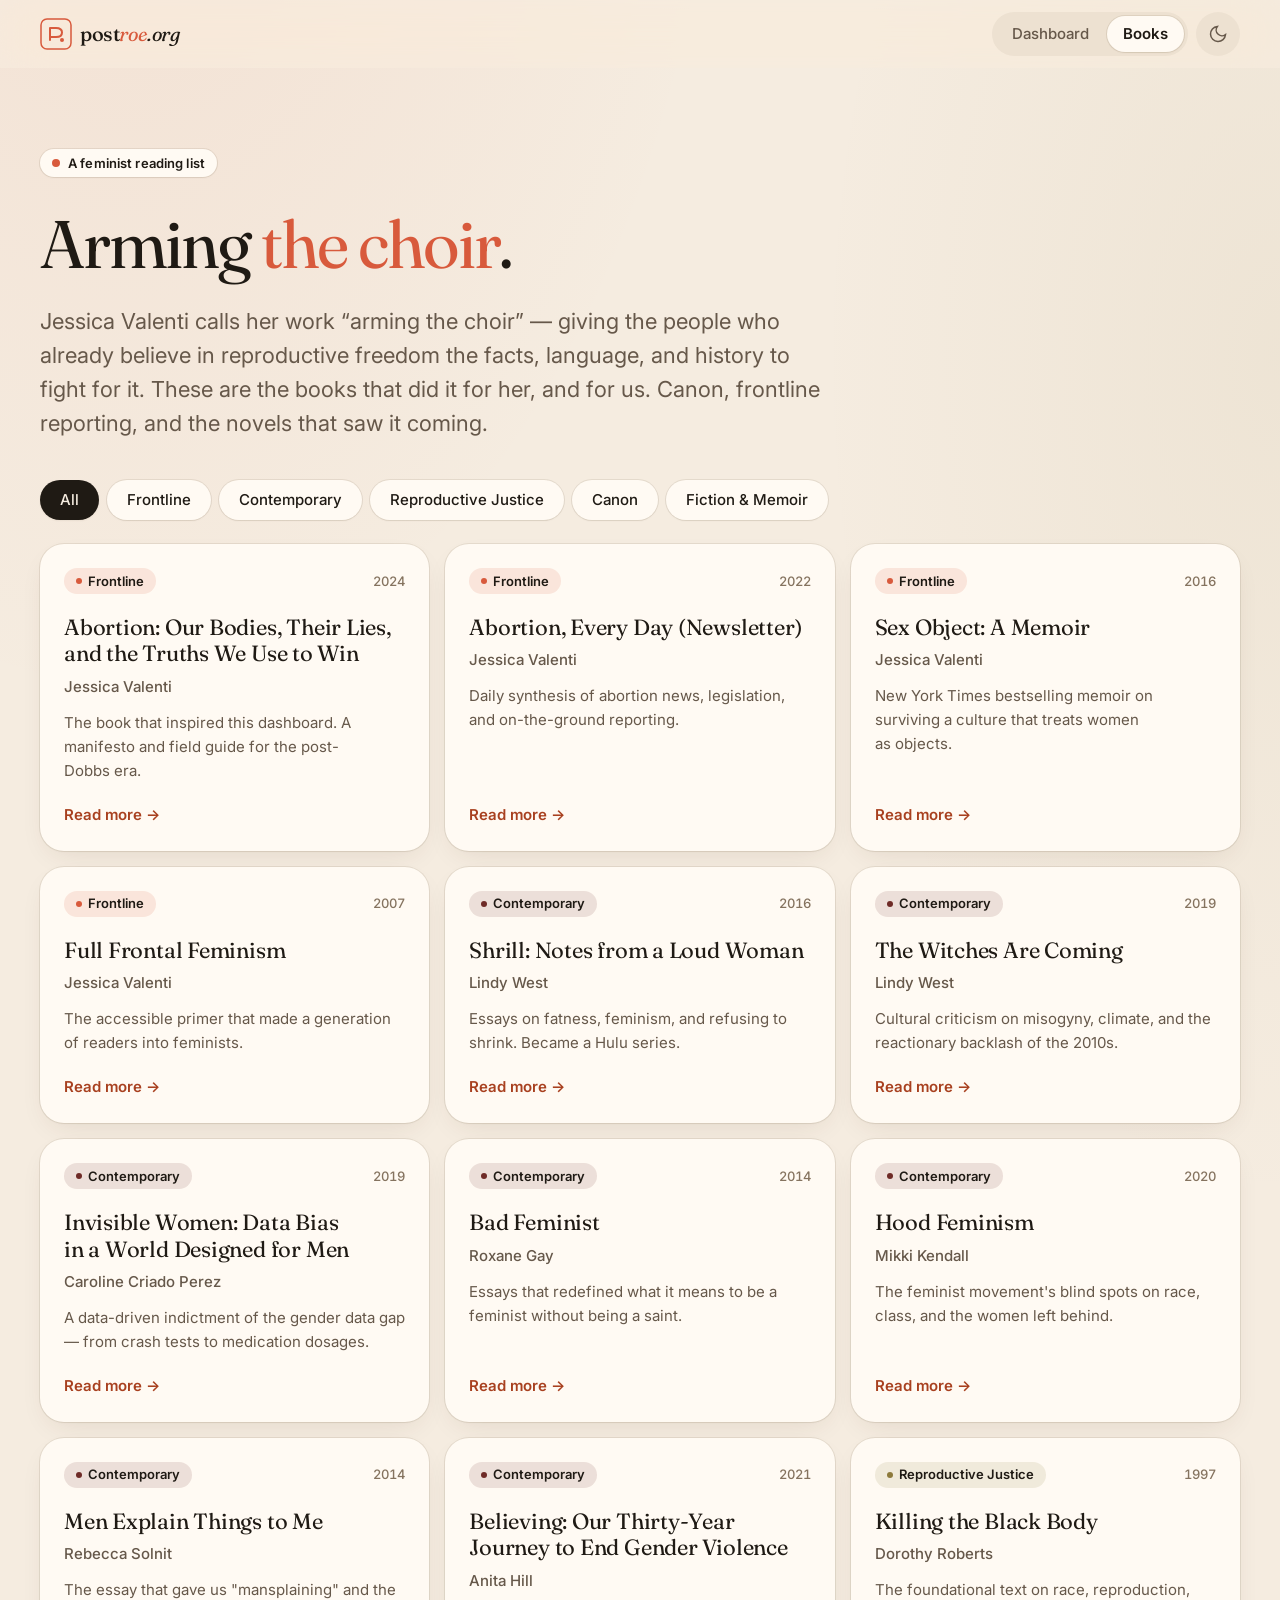
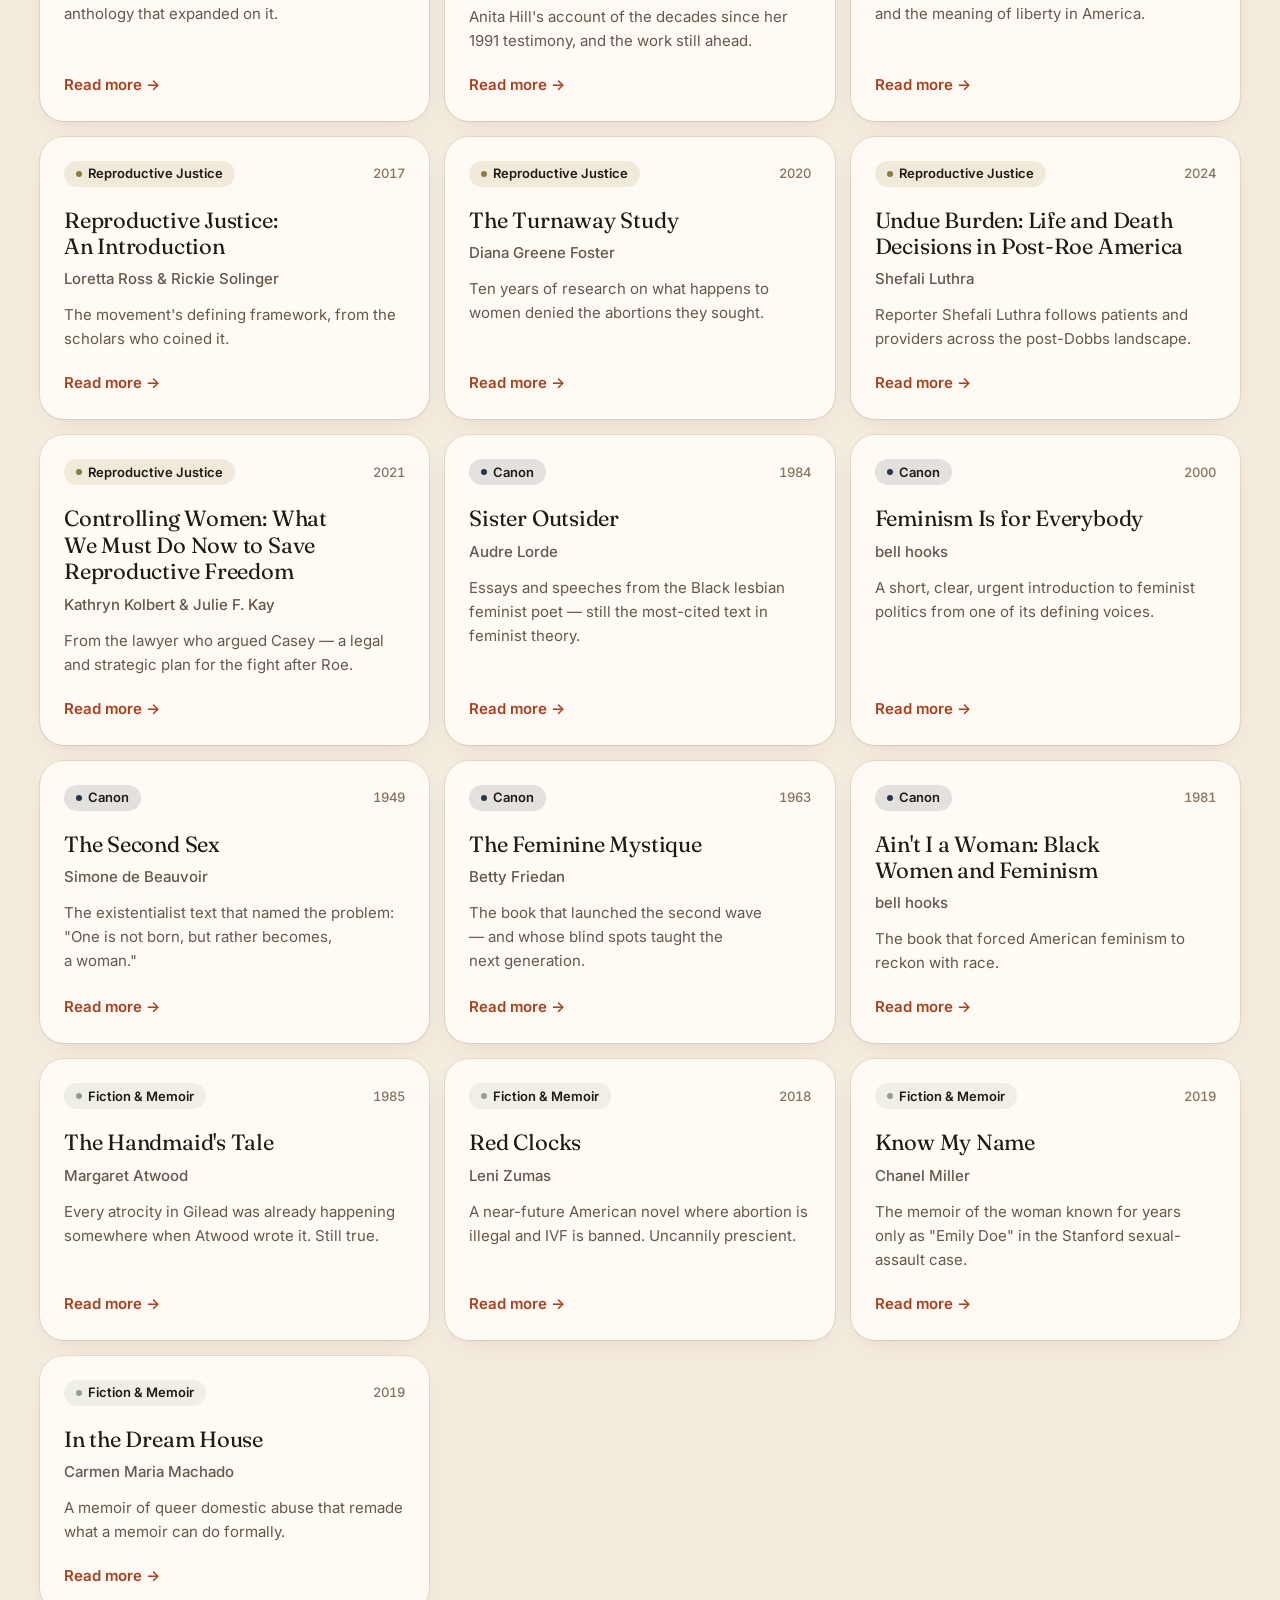
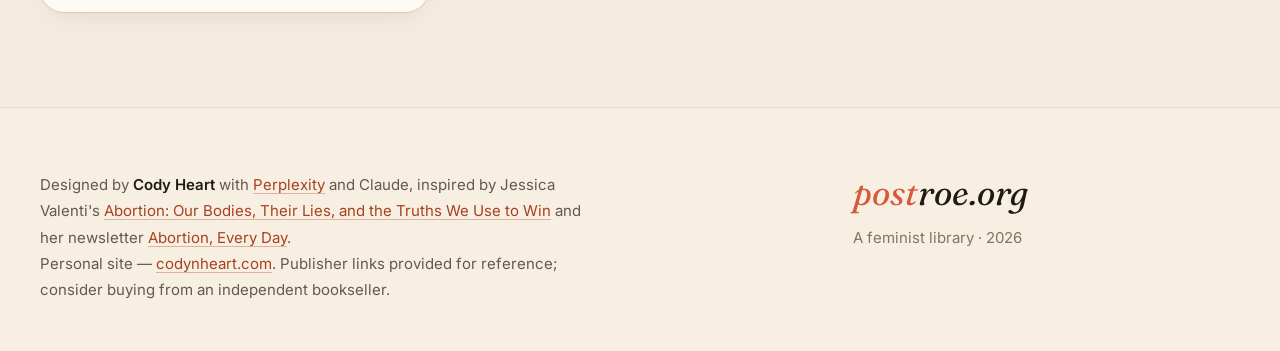
<file: works.html>
<!DOCTYPE html>
<html lang="en">
  <head>
    <!-- Google tag (gtag.js) -->
    <script async src="https://www.googletagmanager.com/gtag/js?id=G-WFFS58WYVL"></script>
    <script>
      window.dataLayer = window.dataLayer || [];
      function gtag(){dataLayer.push(arguments);}
      gtag('js', new Date());

      gtag('config', 'G-WFFS58WYVL');
    </script>
    <meta charset="UTF-8" />
    <meta name="viewport" content="width=device-width, initial-scale=1.0" />
    <title>Books · PostRoe</title>
    <meta name="description" content="A curated library of feminist writing — from canon to frontline reporting — for readers, activists, and the newly enraged." />
    <link rel="preconnect" href="https://fonts.googleapis.com" />
    <link rel="preconnect" href="https://fonts.gstatic.com" crossorigin />
    <link
      href="https://fonts.googleapis.com/css2?family=Fraunces:ital,opsz,wght@0,9..144,300..700;1,9..144,300..700&family=Inter:wght@400;500;600;700&family=JetBrains+Mono:wght@400;500&display=swap"
      rel="stylesheet"
    />
    <link rel="stylesheet" href="css/style.css?v=20260929" />
    <link rel="icon" type="image/svg+xml" href="data:image/svg+xml,%3Csvg xmlns='http://www.w3.org/2000/svg' viewBox='0 0 32 32'%3E%3Crect width='32' height='32' rx='6' fill='%23F3E7D8'/%3E%3Ctext x='16' y='23' text-anchor='middle' font-family='Georgia' font-size='22' font-style='italic' fill='%23D85A3C'%3EP%3C/text%3E%3C/svg%3E" />
  </head>
  <body>
    <header class="site-header">
      <div class="container site-header__inner">
        <a href="index.html" class="brand" aria-label="PostRoe home">
          <svg viewBox="0 0 32 32" fill="none" aria-hidden="true">
            <rect x="1" y="1" width="30" height="30" rx="6" stroke="currentColor" stroke-width="1.5" />
            <path d="M10 22 L10 10 L16 10 Q22 10 22 14.5 Q22 19 16 19 L10 19" stroke="currentColor" stroke-width="2" stroke-linecap="round" stroke-linejoin="round" fill="none" />
            <circle cx="22" cy="22" r="2" fill="currentColor" />
          </svg>
          <span><strong>post</strong><em>roe</em>.org</span>
        </a>
        <nav class="nav" aria-label="Primary">
          <div class="nav__tabs">
            <a href="index.html">Dashboard</a>
            <a href="works.html" aria-current="page">Books</a>
          </div>
          <button class="theme-toggle" data-theme-toggle aria-label="Toggle theme"></button>
        </nav>
      </div>
    </header>

    <main>
      <section class="works-hero">
        <div class="container">
          <div class="reveal">
            <span class="hero__eyebrow">A feminist reading list</span>
            <h1>Arming <em>the choir</em>.</h1>
            <p>
              Jessica Valenti calls her work &ldquo;arming the choir&rdquo; — giving
              the people who already believe in reproductive freedom the facts,
              language, and history to fight for it. These are the books that did it
              for her, and for us. Canon, frontline reporting, and the novels that
              saw it coming.
            </p>
          </div>

          <div class="works-toolbar reveal">
            <button class="filter-trigger" type="button" aria-haspopup="dialog" aria-expanded="false" aria-controls="works-filter">
              <svg viewBox="0 0 24 24" fill="none" stroke="currentColor" stroke-width="2" stroke-linecap="round" aria-hidden="true"><path d="M4 6h16M7 12h10M10 18h4"/></svg>
              Filter <span data-filter-label>All</span>
            </button>
            <div class="sheet-backdrop" data-sheet-close></div>
            <div class="works-filter" id="works-filter" role="group" aria-label="Filter works">
              <div class="sheet__head"><span class="sheet__grip" aria-hidden="true"></span><h2>Filter books</h2></div>
              <button class="chip is-active" data-filter="all">All</button>
              <button class="chip" data-filter="Frontline">Frontline</button>
              <button class="chip" data-filter="Contemporary">Contemporary</button>
              <button class="chip" data-filter="Reproductive Justice">Reproductive Justice</button>
              <button class="chip" data-filter="Canon">Canon</button>
              <button class="chip" data-filter="Fiction & Memoir">Fiction & Memoir</button>
            </div>
          </div>

          <div class="works-grid reveal-stagger" id="works-grid"></div>
        </div>
      </section>
    </main>

    <footer class="site-footer">
      <div class="container site-footer__inner">
        <div class="site-footer__credit">
          Designed by <b>Cody Heart</b> with <a href="https://www.perplexity.ai" target="_blank" rel="noopener">Perplexity</a> and Claude,
          inspired by Jessica Valenti's <a href="https://www.jessicavalenti.com/abortion-book" target="_blank" rel="noopener">Abortion: Our Bodies, Their Lies, and the Truths We Use to Win</a>
          and her newsletter <a href="https://jessica.substack.com" target="_blank" rel="noopener">Abortion, Every Day</a>.
          <br />
          Personal site — <a href="https://codynheart.com" target="_blank" rel="noopener">codynheart.com</a>.
          Publisher links provided for reference; consider buying from an independent bookseller.
        </div>
        <div>
          <div class="site-footer__brand"><em>post</em>roe.org</div>
          <div class="site-footer__meta">A feminist library · 2026</div>
        </div>
      </div>
    </footer>

    <script src="js/works.js?v=20260929"></script>
    <script>
      (function () {
        const host = document.getElementById('works-grid');
        if (!host || !window.POSTROE_WORKS) return;
        host.innerHTML = window.POSTROE_WORKS
          .map(
            (w) => `
          <a class="work" href="${w.url}" target="_blank" rel="noopener" data-cat="${w.category}" style="--accent: var(--color-${w.accent});">
            <div class="work__meta">
              <span class="work__tag">${w.category}</span>
              <span>${w.year}</span>
            </div>
            <h3 class="work__title">${w.title}</h3>
            <div class="work__author">${w.author}</div>
            <p class="work__blurb">${w.blurb}</p>
            <span class="work__link">Read more →</span>
          </a>`
          )
          .join('');
      })();
    </script>
    <script src="js/app.js?v=20260929"></script>
  </body>
</html>
</file>
<file: css/style.css>
/* ================================================================
   POSTROE.ORG — design tokens
   Palette derived from Jessica Valenti's "Abortion" book cover:
   cream, coral (Our), burgundy (Their), olive gold (Truths),
   deep navy (We), sage (author credit line).

   System: coral is the single brand colour (links, focus, active
   states, the travel chart). The other book colours are reserved
   for data meaning — ban / limit / protected — and appear only as
   map fills, chart bars, and soft status badges. Surfaces are
   borderless rounded cards separated by soft shadow, not lines.
   ================================================================ */

:root,
[data-theme='light'] {
  color-scheme: light;

  /* Surfaces — warm cream from the book */
  --color-bg: #f5ece0;
  --color-card: #fffaf3;
  --color-card-soft: #f8efe3;
  --color-fill: #ede1d1;
  --color-fill-strong: #e3d4c0;
  --color-hairline: rgba(70, 45, 20, 0.09);
  --color-glass: rgba(245, 236, 224, 0.72);

  /* Text */
  --color-text: #1f1a14;
  --color-text-muted: #66584a;
  --color-text-faint: #85735f;
  --color-text-inverse: #fffaf3;

  /* "Our" — coral (brand) */
  --color-our: #d85a3c;
  --color-our-soft: #e8876a;
  --color-our-deep: #a8401f;

  /* "Their" — burgundy */
  --color-their: #6e2b27;
  --color-their-soft: #8f3a35;
  --color-their-deep: #4a1c19;

  /* "Truths" — olive/gold */
  --color-truth: #8d7a3c;
  --color-truth-soft: #ad9a55;
  --color-truth-deep: #62531f;

  /* "We" — deep navy */
  --color-we: #27354d;
  --color-we-soft: #3c4e6e;
  --color-we-deep: #161d2b;

  /* Sage — author line */
  --color-sage: #8fa188;
  --color-sage-soft: #a8b7a2;
  --color-sage-deep: #56644f;

  --color-brand: var(--color-our);
  --color-brand-ink: var(--color-our-deep);

  /* Stories panel stays navy in both themes */
  --color-stories-bg: #27354d;
  --color-stories-text: #f7ecdd;
  --color-stories-muted: #b7c3b2;

  /* Type scale */
  --text-xs: clamp(0.75rem, 0.72rem + 0.15vw, 0.8125rem);
  --text-sm: clamp(0.875rem, 0.84rem + 0.2vw, 0.9375rem);
  --text-base: clamp(1rem, 0.96rem + 0.2vw, 1.0625rem);
  --text-lg: clamp(1.125rem, 1rem + 0.6vw, 1.375rem);
  --text-xl: clamp(1.5rem, 1.2rem + 1.25vw, 2.25rem);
  --text-2xl: clamp(2rem, 1.3rem + 2.4vw, 3.25rem);
  --text-3xl: clamp(2.5rem, 1rem + 4vw, 5rem);

  /* Space */
  --space-1: 0.25rem;
  --space-2: 0.5rem;
  --space-3: 0.75rem;
  --space-4: 1rem;
  --space-5: 1.25rem;
  --space-6: 1.5rem;
  --space-8: 2rem;
  --space-10: 2.5rem;
  --space-12: 3rem;
  --space-16: 4rem;
  --space-20: 5rem;
  --space-24: 6rem;
  --space-32: 8rem;

  /* Radius */
  --radius-sm: 10px;
  --radius-md: 16px;
  --radius-lg: 24px;
  --radius-xl: 32px;
  --radius-full: 9999px;

  /* Motion */
  --ease-out: cubic-bezier(0.16, 1, 0.3, 1);
  --ease-spring: cubic-bezier(0.34, 1.4, 0.64, 1);
  --transition-interactive: 220ms var(--ease-out);

  /* Shadow — soft, paper-warm, layered */
  --shadow-sm: 0 1px 2px rgba(70, 45, 20, 0.06);
  --shadow-card: 0 1px 2px rgba(70, 45, 20, 0.04), 0 10px 30px -12px rgba(70, 45, 20, 0.14);
  --shadow-hover: 0 2px 6px rgba(70, 45, 20, 0.06), 0 24px 48px -16px rgba(70, 45, 20, 0.24);
  --shadow-sheet: 0 -12px 48px -8px rgba(40, 25, 10, 0.25);
  --ring-card: 0 0 0 1px var(--color-hairline);

  /* Width */
  --content-wide: 1280px;

  /* Fonts */
  --font-display: 'Fraunces', 'Instrument Serif', Georgia, serif;
  --font-body: 'Inter', 'Helvetica Neue', sans-serif;
  --font-mono: 'JetBrains Mono', ui-monospace, monospace;
}

/* Dark — applied by the toggle, or by the OS when no choice is set */
[data-theme='dark'] {
  color-scheme: dark;
  --color-bg: #14110d;
  --color-card: #1e1a15;
  --color-card-soft: #252019;
  --color-fill: #2c261f;
  --color-fill-strong: #3a3228;
  --color-hairline: rgba(255, 238, 215, 0.07);
  --color-glass: rgba(20, 17, 13, 0.7);

  --color-text: #f2e6d6;
  --color-text-muted: #bba88f;
  --color-text-faint: #8f7f6a;
  --color-text-inverse: #14110d;

  --color-our: #ef7c5c;
  --color-our-soft: #f39a7f;
  --color-our-deep: #f39a7f;

  --color-their: #d0736b;
  --color-their-soft: #d88b85;
  --color-their-deep: #e6a19b;

  --color-truth: #d4be74;
  --color-truth-soft: #e2d199;
  --color-truth-deep: #e2d199;

  --color-we: #8fa5c7;
  --color-we-soft: #b0c0db;
  --color-we-deep: #5d6e8d;

  --color-sage: #a8b7a2;
  --color-sage-soft: #c2cebc;
  --color-sage-deep: #bccab5;

  --color-stories-bg: #1f2a3d;

  --shadow-sm: 0 1px 2px rgba(0, 0, 0, 0.4);
  --shadow-card: 0 1px 2px rgba(0, 0, 0, 0.3), 0 12px 32px -12px rgba(0, 0, 0, 0.6);
  --shadow-hover: 0 2px 6px rgba(0, 0, 0, 0.35), 0 24px 48px -16px rgba(0, 0, 0, 0.7);
  --shadow-sheet: 0 -12px 48px -8px rgba(0, 0, 0, 0.7);
}

@media (prefers-color-scheme: dark) {
  :root:not([data-theme]) {
    color-scheme: dark;
    --color-bg: #14110d;
    --color-card: #1e1a15;
    --color-card-soft: #252019;
    --color-fill: #2c261f;
    --color-fill-strong: #3a3228;
    --color-hairline: rgba(255, 238, 215, 0.07);
    --color-glass: rgba(20, 17, 13, 0.7);
    --color-text: #f2e6d6;
    --color-text-muted: #bba88f;
    --color-text-faint: #8f7f6a;
    --color-text-inverse: #14110d;
    --color-our: #ef7c5c;
    --color-our-deep: #f39a7f;
    --color-their: #d0736b;
    --color-their-deep: #e6a19b;
    --color-truth: #d4be74;
    --color-truth-deep: #e2d199;
    --color-we: #8fa5c7;
    --color-sage: #a8b7a2;
    --color-sage-deep: #bccab5;
    --color-stories-bg: #1f2a3d;
    --shadow-card: 0 1px 2px rgba(0, 0, 0, 0.3), 0 12px 32px -12px rgba(0, 0, 0, 0.6);
    --shadow-hover: 0 2px 6px rgba(0, 0, 0, 0.35), 0 24px 48px -16px rgba(0, 0, 0, 0.7);
  }
}

/* ===== base ===== */
*,
*::before,
*::after {
  box-sizing: border-box;
  margin: 0;
  padding: 0;
}

html {
  -webkit-font-smoothing: antialiased;
  -moz-osx-font-smoothing: grayscale;
  text-rendering: optimizeLegibility;
  scroll-behavior: smooth;
  scroll-padding-top: 88px;
  -webkit-tap-highlight-color: transparent;
}

body {
  min-height: 100dvh;
  line-height: 1.6;
  font-family: var(--font-body);
  font-size: var(--text-base);
  color: var(--color-text);
  background-color: var(--color-bg);
  background-image:
    radial-gradient(ellipse 80% 50% at 10% -10%, color-mix(in srgb, var(--color-our) 9%, transparent), transparent 60%),
    radial-gradient(ellipse 60% 40% at 100% 10%, color-mix(in srgb, var(--color-truth) 7%, transparent), transparent 60%);
  background-repeat: no-repeat;
  overflow-x: hidden;
}

img,
svg,
video,
canvas {
  display: block;
  max-width: 100%;
  height: auto;
}

h1,
h2,
h3,
h4 {
  font-family: var(--font-display);
  font-weight: 400;
  letter-spacing: -0.02em;
  line-height: 1.05;
  text-wrap: balance;
}

p {
  text-wrap: pretty;
}

a {
  color: inherit;
  text-decoration: none;
}

button {
  cursor: pointer;
  background: none;
  border: none;
  font: inherit;
  color: inherit;
}

:focus-visible {
  outline: 2.5px solid var(--color-brand);
  outline-offset: 3px;
  border-radius: var(--radius-sm);
}

::selection {
  background: color-mix(in srgb, var(--color-our) 30%, transparent);
  color: var(--color-text);
}

.sr-only {
  position: absolute;
  width: 1px;
  height: 1px;
  padding: 0;
  margin: -1px;
  overflow: hidden;
  clip: rect(0, 0, 0, 0);
  white-space: nowrap;
  border-width: 0;
}

a,
button,
[role='button'] {
  transition:
    color var(--transition-interactive),
    background var(--transition-interactive),
    box-shadow var(--transition-interactive),
    transform var(--transition-interactive);
}

/* Inline text link — brand colour, soft underline */
.link,
.card__source a,
.site-footer__credit a {
  color: var(--color-brand-ink);
  text-decoration: underline;
  text-decoration-color: color-mix(in srgb, currentColor 35%, transparent);
  text-decoration-thickness: 1px;
  text-underline-offset: 3px;
}

.link:hover,
.card__source a:hover,
.site-footer__credit a:hover {
  text-decoration-color: currentColor;
}

/* ===== layout ===== */
.container {
  width: 100%;
  max-width: var(--content-wide);
  margin-inline: auto;
  padding-inline: clamp(var(--space-4), 4vw, var(--space-10));
}

/* Section dividers are replaced by whitespace */
.rule {
  display: none;
}

/* ===== header — frosted glass ===== */
.site-header {
  position: sticky;
  top: 0;
  z-index: 40;
  backdrop-filter: blur(20px) saturate(180%);
  -webkit-backdrop-filter: blur(20px) saturate(180%);
  background: var(--color-glass);
  box-shadow: 0 1px 0 transparent;
  transition: box-shadow 300ms var(--ease-out), background 300ms var(--ease-out);
}

.site-header.is-scrolled {
  box-shadow: 0 1px 0 var(--color-hairline), 0 8px 24px -16px rgba(40, 25, 10, 0.25);
}

.site-header__inner {
  display: flex;
  align-items: center;
  justify-content: space-between;
  gap: var(--space-3);
  min-height: 68px;
}

.brand {
  display: flex;
  align-items: center;
  gap: var(--space-2);
  font-family: var(--font-display);
  font-size: 1.25rem;
  font-style: italic;
  letter-spacing: -0.02em;
  border-radius: var(--radius-sm);
  flex-shrink: 0;
}

.brand svg {
  width: 32px;
  height: 32px;
  flex-shrink: 0;
  color: var(--color-our);
}

.brand strong {
  font-weight: 500;
  font-style: normal;
  color: var(--color-text);
}

.brand em {
  color: var(--color-our);
  font-style: italic;
}

.nav {
  display: flex;
  align-items: center;
  gap: var(--space-2);
}

/* Segmented control */
.nav__tabs {
  display: flex;
  padding: 4px;
  gap: 2px;
  background: var(--color-fill);
  border-radius: var(--radius-full);
}

.nav a {
  display: inline-flex;
  align-items: center;
  min-height: 36px;
  padding: 0 var(--space-4);
  font-size: var(--text-sm);
  font-weight: 500;
  color: var(--color-text-muted);
  border-radius: var(--radius-full);
}

.nav a:hover {
  color: var(--color-text);
}

.nav a[aria-current='page'] {
  color: var(--color-text);
  background: var(--color-card);
  box-shadow: var(--shadow-sm), 0 0 0 1px var(--color-hairline);
  font-weight: 600;
}

.nav a:active,
.theme-toggle:active {
  transform: scale(0.95);
}

.theme-toggle {
  width: 44px;
  height: 44px;
  display: inline-flex;
  align-items: center;
  justify-content: center;
  border-radius: var(--radius-full);
  color: var(--color-text-muted);
  background: var(--color-fill);
}

.theme-toggle:hover {
  color: var(--color-text);
  background: var(--color-fill-strong);
}

@media (max-width: 400px) {
  .brand > span {
    font-size: 1.0625rem;
  }
  .nav a {
    padding: 0 var(--space-3);
  }
}

@media (max-width: 370px) {
  .brand > span {
    position: absolute;
    width: 1px;
    height: 1px;
    overflow: hidden;
    clip: rect(0, 0, 0, 0);
  }
}

/* ===== badges ===== */
.badge,
.hero__eyebrow,
.section__num,
.stories__eyebrow {
  display: inline-flex;
  align-items: center;
  gap: var(--space-2);
  min-height: 28px;
  padding: 0 var(--space-3);
  border-radius: var(--radius-full);
  font-family: var(--font-body);
  font-size: var(--text-xs);
  font-weight: 600;
  letter-spacing: 0.01em;
  text-transform: none;
  white-space: nowrap;
  background: var(--color-fill);
  color: var(--color-text-muted);
}

/* ===== hero ===== */
.hero {
  padding-block: clamp(var(--space-12), 8vw, var(--space-20)) clamp(var(--space-12), 6vw, var(--space-16));
  position: relative;
}

.hero__eyebrow {
  background: var(--color-card);
  box-shadow: var(--shadow-sm), var(--ring-card);
  color: var(--color-text);
  margin-bottom: var(--space-8);
  white-space: normal;
}

.hero__eyebrow::before {
  content: '';
  width: 8px;
  height: 8px;
  border-radius: 50%;
  background: var(--color-our);
  box-shadow: 0 0 0 0 color-mix(in srgb, var(--color-our) 50%, transparent);
  animation: pulse 2.4s var(--ease-out) infinite;
  flex-shrink: 0;
}

@keyframes pulse {
  0% { box-shadow: 0 0 0 0 color-mix(in srgb, var(--color-our) 55%, transparent); }
  70%, 100% { box-shadow: 0 0 0 8px transparent; }
}

.hero__title {
  font-size: clamp(2.6rem, 0.5rem + 5.5vw, 6rem);
  line-height: 1.04;
  letter-spacing: -0.03em;
  max-width: 22ch;
  font-weight: 400;
}

.hero__title .our { color: var(--color-our); }
.hero__title .their { color: var(--color-their); }
.hero__title .truth { color: var(--color-truth); }
.hero__title .we { color: var(--color-we); }

.hero__body {
  margin-top: var(--space-10);
}

.hero__lede {
  font-size: var(--text-lg);
  color: var(--color-text-muted);
  max-width: 52ch;
  line-height: 1.55;
}

.hero__lede b {
  color: var(--color-text);
  font-weight: 600;
}

/* ===== section headers ===== */
.section {
  padding-block: clamp(var(--space-12), 7vw, var(--space-20));
  position: relative;
}

.section__head {
  display: grid;
  grid-template-columns: minmax(0, 2fr) minmax(0, 3fr);
  gap: var(--space-4) clamp(var(--space-6), 4vw, var(--space-16));
  align-items: end;
  margin-bottom: clamp(var(--space-8), 4vw, var(--space-12));
}

.section__num {
  margin-bottom: var(--space-4);
}

.section__title {
  font-size: var(--text-2xl);
  letter-spacing: -0.03em;
}

.section__title em { color: var(--color-our); font-style: normal; }
.section__title .their { color: var(--color-their); }
.section__title .truth { color: var(--color-truth); }

.section__lede {
  font-size: var(--text-base);
  color: var(--color-text-muted);
  max-width: 60ch;
  line-height: 1.65;
}

.section__lede b {
  color: var(--color-text);
  font-weight: 600;
}

@media (max-width: 780px) {
  .section__head {
    grid-template-columns: 1fr;
  }
}

/* ===== surfaces ===== */
.card,
.map-panel,
.state-detail,
.mortality-chart-wrap,
.mortality-stat,
.travel-chart-wrap,
.lie-card,
.feed,
.work {
  background: var(--color-card);
  border-radius: var(--radius-lg);
  box-shadow: var(--shadow-card), var(--ring-card);
}

/* ===== cards ===== */
.card {
  padding: var(--space-6);
  position: relative;
  display: flex;
  flex-direction: column;
  transition: transform 300ms var(--ease-out), box-shadow 300ms var(--ease-out);
}

@media (hover: hover) {
  .card:hover {
    transform: translateY(-2px);
    box-shadow: var(--shadow-hover), var(--ring-card);
  }
}

.card__label {
  display: flex;
  align-items: flex-start;
  gap: var(--space-2);
  font-size: var(--text-sm);
  font-weight: 500;
  line-height: 1.4;
  color: var(--color-text-muted);
}

/* category dot — data meaning, not decoration */
.card__label::before {
  content: '';
  flex-shrink: 0;
  width: 8px;
  height: 8px;
  margin-top: 0.4em;
  border-radius: 50%;
  background: var(--card-accent, var(--color-text-faint));
}

.state-detail .card__label::before {
  display: none;
}

.card__stat {
  font-family: var(--font-display);
  font-size: clamp(2.5rem, 1.5rem + 3vw, 4rem);
  line-height: 1;
  letter-spacing: -0.035em;
  font-variant-numeric: tabular-nums;
  margin-top: var(--space-4);
  color: var(--color-text);
}

.card__desc {
  margin-top: var(--space-3);
  color: var(--color-text-muted);
  font-size: var(--text-sm);
  line-height: 1.5;
}

.card__source {
  margin-top: auto;
  padding-top: var(--space-5);
  font-size: var(--text-xs);
  color: var(--color-text-faint);
  word-break: break-word;
}

/* ===== stat grid (hero strip) ===== */
.stat-strip {
  display: grid;
  grid-template-columns: repeat(4, 1fr);
  gap: var(--space-4);
  margin-top: clamp(var(--space-10), 5vw, var(--space-16));
}

.stat-strip .card__stat {
  font-size: clamp(2.25rem, 1.4rem + 2.2vw, 3.25rem);
}

.stat-strip .card:nth-child(1) { --card-accent: var(--color-their); }
.stat-strip .card:nth-child(2) { --card-accent: var(--color-truth); }
.stat-strip .card:nth-child(3) { --card-accent: var(--color-our); }
.stat-strip .card:nth-child(4) { --card-accent: var(--color-we); }

@media (max-width: 1000px) {
  .stat-strip { grid-template-columns: repeat(2, 1fr); }
}

@media (max-width: 560px) {
  .stat-strip { gap: var(--space-3); }
  .stat-strip .card { padding: var(--space-5); }
  .stat-strip { grid-template-columns: 1fr; }
  .stat-strip .card__stat { font-size: 2.5rem; margin-top: var(--space-3); }
  .stat-strip .card__source { padding-top: var(--space-4); }
}

/* ===== US map ===== */
.map-wrap {
  display: grid;
  grid-template-columns: minmax(0, 3fr) minmax(300px, 1fr);
  gap: var(--space-5);
  align-items: stretch;
}

.map-panel {
  padding: clamp(var(--space-4), 2.5vw, var(--space-8));
  position: relative;
  overflow: hidden;
}

.map-legend {
  display: flex;
  flex-wrap: wrap;
  gap: var(--space-2);
  margin-bottom: var(--space-4);
}

.legend-dot {
  display: inline-flex;
  align-items: center;
  gap: var(--space-2);
  min-height: 30px;
  padding: 0 var(--space-3);
  border-radius: var(--radius-full);
  background: var(--color-fill);
  font-size: var(--text-xs);
  font-weight: 500;
  color: var(--color-text-muted);
}

.legend-dot::before {
  content: '';
  width: 10px;
  height: 10px;
  border-radius: 50%;
  background: var(--swatch, var(--color-their));
}

#us-map {
  width: 100%;
  height: auto;
  display: block;
  max-height: 540px;
}

#us-map path {
  stroke: var(--color-card);
  stroke-width: 1;
  stroke-linejoin: round;
  cursor: pointer;
  transition: opacity 0.2s var(--ease-out), filter 0.2s var(--ease-out);
}

@media (hover: hover) {
  #us-map:hover path:not(:hover):not(.is-active) {
    opacity: 0.72;
  }
}

#us-map path:focus-visible {
  outline: none;
  stroke: var(--color-brand);
  stroke-width: 2.5;
}

#us-map path.is-active {
  stroke: var(--color-text);
  stroke-width: 2;
}

.state-detail {
  padding: var(--space-6);
  display: flex;
  flex-direction: column;
}

.state-detail .card__label {
  font-size: var(--text-xs);
  font-weight: 600;
  color: var(--color-text-faint);
}

.state-detail__name {
  margin-top: var(--space-2);
  font-family: var(--font-display);
  font-size: var(--text-xl);
  font-style: normal;
  line-height: 1.1;
  letter-spacing: -0.02em;
}

.state-detail__status {
  display: inline-flex;
  align-items: center;
  gap: var(--space-2);
  margin-top: var(--space-3);
  min-height: 28px;
  padding: 0 var(--space-3);
  border-radius: var(--radius-full);
  font-size: var(--text-xs);
  font-weight: 600;
  align-self: flex-start;
}

.state-detail__status::before {
  content: '';
  width: 8px;
  height: 8px;
  border-radius: 50%;
  background: currentColor;
}

.state-detail__law {
  margin-top: var(--space-5);
  line-height: 1.6;
  color: var(--color-text);
  font-size: var(--text-base);
}

.state-detail__meta {
  margin-top: auto;
  padding-top: var(--space-6);
  display: grid;
  grid-template-columns: 1fr 1fr;
  gap: var(--space-2);
}

.state-detail__meta div {
  padding: var(--space-3) var(--space-4);
  border-radius: var(--radius-md);
  background: var(--color-card-soft);
  box-shadow: inset 0 0 0 1px var(--color-hairline);
  font-size: var(--text-xs);
  font-weight: 500;
  color: var(--color-text-muted);
}

.state-detail__meta strong {
  display: block;
  font-family: var(--font-body);
  font-size: var(--text-lg);
  color: var(--color-text);
  font-weight: 600;
  letter-spacing: -0.01em;
  font-variant-numeric: tabular-nums;
  margin-top: 2px;
}

@media (max-width: 900px) {
  .map-wrap { grid-template-columns: 1fr; }
}

/* soft status badges */
.status-banned { background: color-mix(in srgb, var(--color-their) 14%, transparent); color: var(--color-their-deep); }
.status-limited { background: color-mix(in srgb, var(--color-our) 14%, transparent); color: var(--color-our-deep); }
.status-gestational { background: color-mix(in srgb, var(--color-truth) 18%, transparent); color: var(--color-truth-deep); }
.status-protected { background: color-mix(in srgb, var(--color-sage) 26%, transparent); color: var(--color-sage-deep); }
.status-banned::before { background: var(--color-their); }
.status-limited::before { background: var(--color-our); }
.status-gestational::before { background: var(--color-truth); }
.status-protected::before { background: var(--color-sage); }

/* ===== mortality section ===== */
.mortality {
  display: grid;
  grid-template-columns: minmax(0, 1.4fr) minmax(0, 1fr);
  gap: var(--space-5);
  align-items: stretch;
}

.mortality-chart-wrap {
  padding: clamp(var(--space-5), 2.5vw, var(--space-8));
  display: flex;
  flex-direction: column;
}

.mortality-chart-head h3 {
  font-family: var(--font-body);
  font-size: var(--text-base);
  font-weight: 600;
  letter-spacing: -0.01em;
  color: var(--color-text);
}

.mortality-chart-sub {
  margin-top: var(--space-1);
  font-size: var(--text-xs);
  color: var(--color-text-faint);
}

.mortality-chart {
  margin-top: var(--space-8);
  display: flex;
  flex-direction: column;
  gap: var(--space-6);
  flex: 1;
}

.bar-row {
  display: grid;
  grid-template-columns: minmax(200px, 1.25fr) minmax(0, 2fr) 48px;
  align-items: center;
  gap: var(--space-4);
}

.bar-row__label {
  font-size: var(--text-sm);
  font-weight: 600;
  color: var(--color-text);
  line-height: 1.3;
}

.bar-row__label small {
  display: block;
  color: var(--color-text-muted);
  font-size: var(--text-xs);
  font-weight: 400;
  margin-top: 2px;
  line-height: 1.4;
}

.bar-track,
.travel-track {
  height: 12px;
  background: var(--color-fill);
  border-radius: var(--radius-full);
  overflow: hidden;
  position: relative;
}

.bar-fill {
  height: 100%;
  width: 0;
  background: var(--bar-color, var(--color-their));
  border-radius: var(--radius-full);
  transition: width 1.4s var(--ease-out);
}

.bar-row__value,
.travel-row__value {
  font-weight: 600;
  font-variant-numeric: tabular-nums;
  text-align: right;
  font-size: var(--text-base);
  letter-spacing: -0.01em;
  color: var(--color-text);
}

.mortality-chart-footer {
  display: flex;
  flex-wrap: wrap;
  align-items: center;
  gap: var(--space-2) var(--space-5);
  margin-top: var(--space-8);
  font-size: var(--text-xs);
  font-weight: 500;
  color: var(--color-text-muted);
}

.mortality-chart-footer .swatch {
  display: inline-block;
  width: 10px;
  height: 10px;
  border-radius: 50%;
  background: var(--swatch);
  margin-right: 6px;
  vertical-align: -1px;
}

.mortality-src {
  margin-left: auto;
  display: inline-flex;
  align-items: center;
  min-height: 36px;
  padding: 0 var(--space-4);
  border-radius: var(--radius-full);
  background: var(--color-fill);
  color: var(--color-text);
  font-weight: 600;
}

.mortality-src::after {
  content: '↗';
  margin-left: 6px;
  color: var(--color-text-muted);
}

.mortality-src:hover { background: var(--color-fill-strong); }
.mortality-src:active { transform: scale(0.96); }

.mortality-copy {
  display: flex;
  flex-direction: column;
  gap: var(--space-3);
}

.mortality-stat {
  padding: var(--space-5) var(--space-6);
}

.mortality-stat__value {
  font-family: var(--font-display);
  font-style: normal;
  font-size: clamp(2.25rem, 1.4rem + 2vw, 3rem);
  line-height: 1;
  color: var(--color-their);
  letter-spacing: -0.03em;
  font-variant-numeric: tabular-nums;
}

.mortality-stat--win .mortality-stat__value { color: var(--color-sage-deep); }
.mortality-stat--note .mortality-stat__value { color: var(--color-truth); }

.mortality-stat__label {
  margin-top: var(--space-2);
  font-size: var(--text-sm);
  color: var(--color-text-muted);
  line-height: 1.5;
  max-width: 42ch;
}

.mortality-note {
  padding: var(--space-2) var(--space-2) 0;
  font-size: var(--text-sm);
  color: var(--color-text-muted);
  line-height: 1.6;
}

@media (max-width: 960px) {
  .mortality { grid-template-columns: 1fr; }
}

@media (max-width: 640px) {
  .bar-row {
    grid-template-columns: minmax(0, 1fr) auto;
    grid-template-areas: 'label value' 'track track';
    gap: var(--space-2) var(--space-4);
  }
  .bar-row__label { grid-area: label; }
  .bar-row__value { grid-area: value; align-self: start; }
  .bar-track { grid-area: track; }
  .mortality-src { margin-left: 0; }
}

/* ===== travel section ===== */
.travel {
  display: grid;
  grid-template-columns: repeat(3, 1fr);
  gap: var(--space-4);
}

.travel .card:nth-child(1) { --card-accent: var(--color-we); }
.travel .card:nth-child(2) { --card-accent: var(--color-truth); }
.travel .card:nth-child(3) { --card-accent: var(--color-our); }

.travel .card__stat {
  font-size: clamp(2.25rem, 1.5rem + 2vw, 3.25rem);
}

.travel-chart-wrap {
  margin-top: var(--space-5);
  padding: clamp(var(--space-5), 2.5vw, var(--space-8));
}

.travel-chart-wrap h3 {
  font-family: var(--font-body);
  font-size: var(--text-base);
  font-weight: 600;
  letter-spacing: -0.01em;
  margin-bottom: var(--space-8);
}

.travel-chart {
  display: flex;
  flex-direction: column;
  gap: var(--space-5);
}

.travel-row {
  display: grid;
  grid-template-columns: 160px minmax(0, 1fr) 80px;
  align-items: center;
  gap: var(--space-4);
}

.travel-row__label {
  font-size: var(--text-sm);
  font-weight: 600;
  line-height: 1.35;
}

.travel-fill {
  height: 100%;
  width: 0;
  background: var(--color-brand);
  border-radius: var(--radius-full);
  transition: width 1.6s var(--ease-out);
}

.travel-chart-wrap .card__source {
  padding-top: var(--space-8) !important;
}

@media (max-width: 900px) {
  .travel { grid-template-columns: 1fr; }
}

@media (max-width: 640px) {
  .travel .card {
    flex-direction: row;
    align-items: center;
    justify-content: space-between;
    gap: var(--space-4);
    padding: var(--space-5);
  }
  .travel .card__stat { margin-top: 0; font-size: 1.875rem; }
  .travel-row {
    grid-template-columns: minmax(0, 1fr) auto;
    grid-template-areas: 'label value' 'track track';
    gap: var(--space-2) var(--space-4);
  }
  .travel-row__label { grid-area: label; }
  .travel-row__value { grid-area: value; align-self: start; }
  .travel-track { grid-area: track; }
}

/* ===== lies vs truths ===== */
.lies {
  display: grid;
  grid-template-columns: repeat(auto-fit, minmax(min(100%, 340px), 1fr));
  gap: var(--space-4);
}

.lie-card {
  padding: var(--space-3);
  display: flex;
  flex-direction: column;
  transition: transform 300ms var(--ease-out), box-shadow 300ms var(--ease-out);
}

@media (hover: hover) {
  .lie-card:hover {
    transform: translateY(-3px);
    box-shadow: var(--shadow-hover), var(--ring-card);
  }
}

.lie-card__section {
  padding: var(--space-4) var(--space-4) var(--space-5);
}

/* the truth sits in an inset tile */
.lie-card__section + .lie-card__section {
  flex: 1;
  display: flex;
  flex-direction: column;
  padding: var(--space-5);
  border-radius: var(--radius-md);
  background: var(--color-card-soft);
  box-shadow: inset 0 0 0 1px var(--color-hairline);
}

.lie-card__tag {
  display: inline-flex;
  align-items: center;
  gap: 6px;
  min-height: 26px;
  padding: 0 var(--space-3);
  border-radius: var(--radius-full);
  font-size: var(--text-xs);
  font-weight: 600;
  align-self: flex-start;
}

.lie-card__tag.their {
  background: color-mix(in srgb, var(--color-their) 12%, transparent);
  color: var(--color-their-deep);
}

.lie-card__tag.we {
  background: color-mix(in srgb, var(--color-sage) 26%, transparent);
  color: var(--color-sage-deep);
}

.lie-card__tag.we::before {
  content: '✓';
  font-size: 0.9em;
}

.lie-card__text {
  margin-top: var(--space-3);
  font-family: var(--font-display);
  font-size: var(--text-lg);
  font-style: normal;
  line-height: 1.3;
  letter-spacing: -0.01em;
}

.lie-card__fact {
  margin-top: var(--space-3);
  font-size: var(--text-sm);
  color: var(--color-text);
  line-height: 1.6;
}

.lie-card .card__source {
  margin-top: auto !important;
  padding-top: var(--space-4);
}

/* ===== legislation feed ===== */
.feed {
  display: flex;
  flex-direction: column;
  padding: var(--space-2);
}

.feed-item {
  display: grid;
  grid-template-columns: 72px 1fr auto;
  align-items: center;
  gap: var(--space-4);
  padding: var(--space-4) var(--space-5);
  border-radius: var(--radius-md);
  position: relative;
  transition: background var(--transition-interactive);
}

.feed-item + .feed-item::before {
  content: '';
  position: absolute;
  top: 0;
  left: var(--space-5);
  right: var(--space-5);
  height: 1px;
  background: var(--color-hairline);
}

.feed-item:hover {
  background: var(--color-card-soft);
}

.feed-item:hover::before,
.feed-item:hover + .feed-item::before {
  opacity: 0;
}

.feed-date {
  font-size: var(--text-xs);
  font-weight: 600;
  color: var(--color-text-faint);
  font-variant-numeric: tabular-nums;
}

.feed-body {
  font-size: var(--text-sm);
  line-height: 1.45;
}

.feed-body strong {
  font-weight: 600;
}

.feed-body small {
  display: block;
  margin-top: 2px;
  color: var(--color-text-muted);
  font-size: var(--text-xs);
}

.threat-pill {
  display: inline-flex;
  align-items: center;
  gap: 6px;
  min-height: 26px;
  padding: 0 var(--space-3);
  border-radius: var(--radius-full);
  font-size: var(--text-xs);
  font-weight: 600;
  white-space: nowrap;
}

.threat-pill::before {
  content: '';
  width: 6px;
  height: 6px;
  border-radius: 50%;
  background: currentColor;
}

.threat-high { background: color-mix(in srgb, var(--color-their) 13%, transparent); color: var(--color-their-deep); }
.threat-med { background: color-mix(in srgb, var(--color-truth) 18%, transparent); color: var(--color-truth-deep); }
.threat-low { background: var(--color-fill); color: var(--color-text-muted); }
.threat-win { background: color-mix(in srgb, var(--color-sage) 28%, transparent); color: var(--color-sage-deep); }

@media (max-width: 640px) {
  .feed-item {
    grid-template-columns: 1fr auto;
    grid-template-areas: 'date pill' 'body body';
    gap: var(--space-2) var(--space-3);
    padding: var(--space-4);
  }
  .feed-item + .feed-item::before { left: var(--space-4); right: var(--space-4); }
  .feed-date { grid-area: date; }
  .feed-body { grid-area: body; }
  .threat-pill { grid-area: pill; }
}

/* ===== stories carousel ===== */
.stories {
  background: var(--color-stories-bg);
  color: var(--color-stories-text);
  border-radius: var(--radius-xl);
  padding: clamp(var(--space-8), 5vw, var(--space-16));
  position: relative;
  overflow: hidden;
  box-shadow: var(--shadow-card);
}

.stories::before {
  content: '\201C';
  position: absolute;
  top: -0.02em;
  right: 0.08em;
  font-family: var(--font-display);
  font-size: clamp(14rem, 10rem + 12vw, 24rem);
  line-height: 1;
  color: color-mix(in srgb, var(--color-our) 28%, transparent);
  pointer-events: none;
  user-select: none;
}

.stories__eyebrow {
  position: relative;
  background: rgba(255, 255, 255, 0.1);
  color: var(--color-stories-muted);
}

.stories__quote {
  position: relative;
  font-family: var(--font-display);
  font-size: clamp(1.5rem, 1rem + 2vw, 2.5rem);
  line-height: 1.25;
  font-style: normal;
  letter-spacing: -0.02em;
  margin-top: var(--space-8);
  max-width: 28ch;
  min-height: 5em;
}

.stories__attribution {
  position: relative;
  margin-top: var(--space-6);
  font-size: var(--text-sm);
  font-weight: 500;
  color: var(--color-stories-muted);
}

/* iOS-style page control; each dot keeps a 44px tap target */
.stories__dots {
  position: relative;
  display: flex;
  margin-top: var(--space-6);
  margin-left: -14px;
}

.stories__dot {
  position: relative;
  width: 36px;
  height: 44px;
  border-radius: var(--radius-full);
}

.stories__dot::before {
  content: '';
  position: absolute;
  top: 50%;
  left: 14px;
  width: 8px;
  height: 8px;
  margin-top: -4px;
  border-radius: var(--radius-full);
  background: rgba(255, 255, 255, 0.3);
  transition: width 400ms var(--ease-out), background 300ms;
}

.stories__dot:hover::before {
  background: rgba(255, 255, 255, 0.55);
}

.stories__dot.is-active {
  width: 52px;
}

.stories__dot.is-active::before {
  width: 24px;
  background: var(--color-our);
}

.stories__dot:focus-visible {
  outline-offset: -4px;
}

/* ===== footer ===== */
.site-footer {
  margin-top: var(--space-16);
  padding-block: var(--space-16) var(--space-12);
  background: var(--color-card-soft);
  box-shadow: 0 -1px 0 var(--color-hairline);
}

.site-footer__inner {
  display: grid;
  grid-template-columns: minmax(0, 2fr) minmax(0, 1fr);
  gap: var(--space-10);
  align-items: start;
}

.site-footer__credit {
  font-size: var(--text-sm);
  line-height: 1.75;
  color: var(--color-text-muted);
  max-width: 62ch;
}

.site-footer__credit b {
  color: var(--color-text);
  font-weight: 600;
}

.site-footer__brand {
  font-family: var(--font-display);
  font-size: var(--text-xl);
  font-style: italic;
  line-height: 1.2;
  color: var(--color-text);
}

.site-footer__brand em {
  color: var(--color-our);
}

.site-footer__meta {
  margin-top: var(--space-3);
  font-size: var(--text-sm);
  color: var(--color-text-faint);
}

@media (max-width: 780px) {
  .site-footer__inner { grid-template-columns: 1fr; gap: var(--space-6); }
  .site-footer__inner > div:last-child { order: -1; }
}

/* ===== works page ===== */
.works-hero {
  padding-block: clamp(var(--space-12), 8vw, var(--space-20)) var(--space-8);
}

.works-hero h1 {
  font-size: var(--text-3xl);
  letter-spacing: -0.03em;
  max-width: 18ch;
}

.works-hero h1 em {
  color: var(--color-our);
  font-style: normal;
}

.works-hero .reveal > p {
  margin-top: var(--space-6);
  font-size: var(--text-lg);
  color: var(--color-text-muted);
  max-width: 56ch;
  line-height: 1.55;
}

.works-toolbar {
  position: sticky;
  top: 68px;
  z-index: 30;
  margin-block: var(--space-10) var(--space-6);
}

.works-filter {
  display: flex;
  flex-wrap: wrap;
  gap: var(--space-2);
}

.chip {
  display: inline-flex;
  align-items: center;
  min-height: 40px;
  padding: 0 var(--space-5);
  font-size: var(--text-sm);
  font-weight: 500;
  border-radius: var(--radius-full);
  color: var(--color-text);
  background: var(--color-card);
  box-shadow: var(--shadow-sm), var(--ring-card);
  white-space: nowrap;
}

.chip:hover {
  background: var(--color-card-soft);
}

.chip:active {
  transform: scale(0.96);
}

.chip.is-active {
  background: var(--color-text);
  color: var(--color-bg);
  box-shadow: var(--shadow-sm);
}

/* Filter trigger + bottom sheet (phones only) */
.filter-trigger,
.sheet__head,
.sheet-backdrop {
  display: none;
}

.works-grid {
  display: grid;
  grid-template-columns: repeat(auto-fill, minmax(min(100%, 320px), 1fr));
  gap: var(--space-4);
}

.work {
  padding: var(--space-6);
  display: flex;
  flex-direction: column;
  gap: var(--space-3);
  text-decoration: none;
  position: relative;
  transition: transform 300ms var(--ease-out), box-shadow 300ms var(--ease-out);
}

@media (hover: hover) {
  .work:hover {
    transform: translateY(-4px);
    box-shadow: var(--shadow-hover), var(--ring-card);
  }
}

.work:active {
  transform: scale(0.985);
}

.work__meta {
  display: flex;
  justify-content: space-between;
  align-items: center;
  font-size: var(--text-xs);
  font-weight: 500;
  color: var(--color-text-faint);
  font-variant-numeric: tabular-nums;
}

.work__tag {
  display: inline-flex;
  align-items: center;
  gap: 6px;
  min-height: 26px;
  padding: 0 var(--space-3);
  border-radius: var(--radius-full);
  background: color-mix(in srgb, var(--accent, var(--color-our)) 13%, transparent);
  color: var(--color-text);
  font-weight: 600;
}

.work__tag::before {
  content: '';
  width: 6px;
  height: 6px;
  border-radius: 50%;
  background: var(--accent, var(--color-our));
}

.work__title {
  margin-top: var(--space-2);
  font-family: var(--font-display);
  font-size: var(--text-lg);
  font-style: normal;
  line-height: 1.2;
  letter-spacing: -0.01em;
  color: var(--color-text);
}

.work__author {
  font-size: var(--text-sm);
  color: var(--color-text-muted);
  font-weight: 500;
  margin-top: calc(var(--space-1) * -1);
}

.work__blurb {
  font-size: var(--text-sm);
  color: var(--color-text-muted);
  line-height: 1.6;
}

.work__link {
  margin-top: auto;
  padding-top: var(--space-2);
  font-size: var(--text-sm);
  font-weight: 600;
  color: var(--color-brand-ink);
  display: inline-flex;
  align-items: center;
  gap: var(--space-1);
  transition: gap var(--transition-interactive);
}

.work:hover .work__link {
  gap: var(--space-2);
}

@media (max-width: 640px) {
  .works-toolbar {
    top: 76px;
    /* above the header so the sheet's backdrop dims it too */
    z-index: 50;
    margin-block: var(--space-8) var(--space-5);
    display: flex;
    justify-content: flex-start;
  }

  .filter-trigger {
    display: inline-flex;
    align-items: center;
    gap: var(--space-2);
    min-height: 48px;
    padding: 0 var(--space-5) 0 var(--space-4);
    border-radius: var(--radius-full);
    background: color-mix(in srgb, var(--color-card) 94%, transparent);
    backdrop-filter: blur(24px) saturate(180%);
    -webkit-backdrop-filter: blur(24px) saturate(180%);
    box-shadow: var(--shadow-card), var(--ring-card);
    font-size: var(--text-sm);
    font-weight: 600;
  }

  .filter-trigger:active { transform: scale(0.96); }

  .filter-trigger svg { width: 18px; height: 18px; }

  .filter-trigger [data-filter-label] {
    display: inline-flex;
    align-items: center;
    min-height: 26px;
    padding: 0 var(--space-3);
    border-radius: var(--radius-full);
    background: var(--color-text);
    color: var(--color-bg);
    font-size: var(--text-xs);
  }

  .sheet-backdrop {
    display: block;
    position: fixed;
    inset: 0;
    z-index: 60;
    background: rgba(20, 12, 5, 0.4);
    opacity: 0;
    pointer-events: none;
    transition: opacity 300ms var(--ease-out);
  }

  .sheet-backdrop.is-open {
    opacity: 1;
    pointer-events: auto;
  }

  .works-filter {
    position: fixed;
    left: 0;
    right: 0;
    bottom: 0;
    z-index: 70;
    flex-direction: column;
    flex-wrap: nowrap;
    gap: var(--space-1);
    padding: var(--space-2) var(--space-4) calc(var(--space-6) + env(safe-area-inset-bottom));
    background: var(--color-card);
    border-radius: var(--radius-xl) var(--radius-xl) 0 0;
    box-shadow: var(--shadow-sheet);
    transform: translateY(105%);
    visibility: hidden;
    transition: transform 420ms var(--ease-out), visibility 0s linear 420ms;
  }

  .works-filter.is-open {
    transform: none;
    visibility: visible;
    transition: transform 420ms var(--ease-out), visibility 0s;
  }

  .sheet__head {
    display: block;
    text-align: center;
    padding-bottom: var(--space-3);
  }

  .sheet__grip {
    display: block;
    width: 40px;
    height: 5px;
    margin: 0 auto var(--space-4);
    border-radius: var(--radius-full);
    background: var(--color-fill-strong);
  }

  .sheet__head h2 {
    font-family: var(--font-body);
    font-size: var(--text-base);
    font-weight: 600;
    letter-spacing: -0.01em;
  }

  .works-filter .chip {
    justify-content: space-between;
    min-height: 52px;
    padding: 0 var(--space-5);
    background: transparent;
    box-shadow: none;
    border-radius: var(--radius-md);
    font-size: var(--text-base);
  }

  .works-filter .chip.is-active {
    background: var(--color-card-soft);
    color: var(--color-text);
    font-weight: 600;
    box-shadow: inset 0 0 0 1px var(--color-hairline);
  }

  .works-filter .chip.is-active::after {
    content: '✓';
    color: var(--color-brand);
    font-weight: 700;
  }

  .work { padding: var(--space-5); }
}

body.sheet-open {
  overflow: hidden;
}

/* ===== reveal animation ===== */
.reveal {
  opacity: 0;
  transform: translateY(20px);
  transition: opacity 0.8s var(--ease-out), transform 0.8s var(--ease-out);
}

.reveal:where(.is-visible) {
  opacity: 1;
  transform: none;
}

.reveal-stagger > * {
  opacity: 0;
  transform: translateY(16px);
  transition: opacity 0.7s var(--ease-out), transform 0.7s var(--ease-out), box-shadow 300ms var(--ease-out);
}

.reveal-stagger.is-visible:not(.is-settled) > *:nth-child(1) { transition-delay: 0.04s; }
.reveal-stagger.is-visible:not(.is-settled) > *:nth-child(2) { transition-delay: 0.1s; }
.reveal-stagger.is-visible:not(.is-settled) > *:nth-child(3) { transition-delay: 0.16s; }
.reveal-stagger.is-visible:not(.is-settled) > *:nth-child(4) { transition-delay: 0.22s; }
.reveal-stagger.is-visible:not(.is-settled) > *:nth-child(5) { transition-delay: 0.28s; }
.reveal-stagger.is-visible:not(.is-settled) > *:nth-child(6) { transition-delay: 0.34s; }
.reveal-stagger.is-visible:not(.is-settled) > *:nth-child(7) { transition-delay: 0.4s; }
.reveal-stagger.is-visible:not(.is-settled) > *:nth-child(8) { transition-delay: 0.46s; }

/* :where() keeps this at single-class weight so hover lifts still win */
.reveal-stagger:where(.is-visible) > * {
  opacity: 1;
  transform: none;
}

/* once revealed, hover lift responds without the stagger delay */
.reveal-stagger:where(.is-settled) > * {
  transition: transform 300ms var(--ease-out), box-shadow 300ms var(--ease-out), opacity 350ms;
}

/* ===== reduced motion ===== */
@media (prefers-reduced-motion: reduce) {
  *,
  *::before,
  *::after {
    animation-duration: 0.01ms !important;
    animation-iteration-count: 1 !important;
    transition-duration: 0.01ms !important;
    transition-delay: 0s !important;
    scroll-behavior: auto !important;
  }

  .reveal,
  .reveal-stagger > * {
    opacity: 1;
    transform: none;
  }

  .card:hover,
  .lie-card:hover,
  .work:hover,
  .work:active,
  .chip:active,
  .nav a:active,
  .theme-toggle:active,
  .filter-trigger:active,
  .mortality-src:active {
    transform: none !important;
  }
}
</file>
